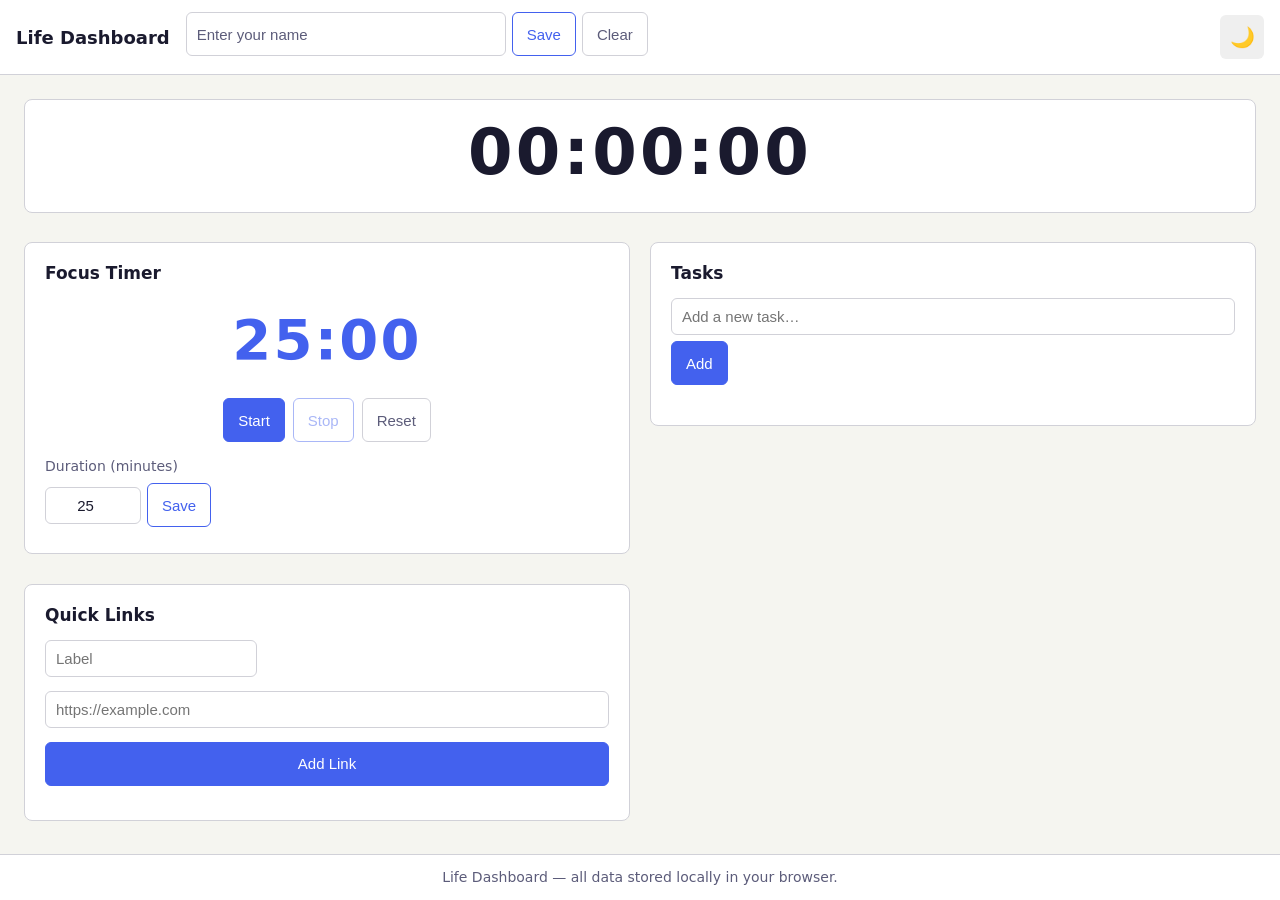
<file: index.html>
<!DOCTYPE html>
<html lang="en" data-theme="light">
  <head>
    <meta charset="UTF-8" />
    <meta name="viewport" content="width=device-width, initial-scale=1.0" />
    <title>To-Do List Life Dashboard</title>

    <!-- FOUC prevention: reads saved theme and applies it before first paint -->
    <script>
      /* placeholder — ThemeController inline FOUC script goes here (Task 4.1) */
    </script>

    <link rel="stylesheet" href="css/styles.css" />
    <script defer src="js/app.js"></script>
  </head>

  <body>
    <!-- ====================================================
         Header — Theme Toggle & Name Configurator
    ===================================================== -->
    <header class="site-header">
      <div class="header-inner">
        <span class="app-title">Life Dashboard</span>

        <!-- Name Configurator -->
        <section class="name-configurator" aria-label="Name Configurator">
          <label for="name-input" class="sr-only">Your name</label>
          <input
            type="text"
            id="name-input"
            class="name-input"
            placeholder="Enter your name"
            maxlength="50"
            autocomplete="off"
          />
          <button type="button" id="name-save-btn" class="btn btn--secondary">Save</button>
          <button type="button" id="name-clear-btn" class="btn btn--ghost">Clear</button>
          <span id="name-error" class="error-msg" role="alert" aria-live="polite"></span>
        </section>

        <!-- Theme Toggle -->
        <button
          type="button"
          id="theme-toggle-btn"
          class="btn btn--icon theme-toggle"
          aria-label="Toggle light/dark theme"
          aria-pressed="false"
        >
          <span class="theme-toggle__icon" aria-hidden="true">🌙</span>
        </button>
      </div>
    </header>

    <!-- ====================================================
         Main Dashboard
    ===================================================== -->
    <main class="dashboard">

      <!-- Storage unavailability banner (shown by JS when needed) -->
      <div id="storage-banner" class="banner banner--error" role="alert" aria-live="assertive" hidden>
        ⚠️ Local Storage is unavailable. Your data will not be saved between sessions.
      </div>

      <!-- ------------------------------------------------
           Section 1: Greeting Module
      ------------------------------------------------- -->
      <section class="module module--greeting" aria-label="Greeting">
        <div class="greeting__time" id="greeting-time" aria-live="polite" aria-atomic="true">
          00:00:00
        </div>
        <div class="greeting__date" id="greeting-date"></div>
        <div class="greeting__text" id="greeting-text"></div>
      </section>

      <!-- ------------------------------------------------
           Section 2: Focus Timer
      ------------------------------------------------- -->
      <section class="module module--focus-timer" aria-label="Focus Timer">
        <h2 class="module__title">Focus Timer</h2>

        <div class="timer__display" id="timer-display" aria-live="off" aria-atomic="true">
          25:00
        </div>

        <div class="timer__controls">
          <button type="button" id="timer-start-btn" class="btn btn--primary">Start</button>
          <button type="button" id="timer-stop-btn"  class="btn btn--secondary" disabled>Stop</button>
          <button type="button" id="timer-reset-btn" class="btn btn--ghost">Reset</button>
        </div>

        <!-- Completion notification (shown by JS) -->
        <div id="timer-notification" class="timer__notification" role="status" aria-live="polite" hidden>
          ✅ Focus session complete!
        </div>

        <!-- Duration configuration -->
        <div class="timer__duration-config">
          <label for="duration-input" class="form-label">Duration (minutes)</label>
          <input
            type="number"
            id="duration-input"
            class="input input--short"
            min="1"
            max="120"
            value="25"
            aria-describedby="duration-error"
          />
          <button type="button" id="duration-save-btn" class="btn btn--secondary">Save</button>
          <span id="duration-error" class="error-msg" role="alert" aria-live="polite"></span>
        </div>
      </section>

      <!-- ------------------------------------------------
           Section 3: Task Manager
      ------------------------------------------------- -->
      <section class="module module--task-manager" aria-label="Task Manager">
        <h2 class="module__title">Tasks</h2>

        <!-- Add task form -->
        <form id="task-form" class="task-form" novalidate>
          <label for="task-input" class="sr-only">New task title</label>
          <input
            type="text"
            id="task-input"
            class="input input--full"
            placeholder="Add a new task…"
            maxlength="200"
            autocomplete="off"
            aria-describedby="task-error"
          />
          <button type="submit" class="btn btn--primary">Add</button>
          <span id="task-error" class="error-msg" role="alert" aria-live="polite"></span>
        </form>

        <!-- Task list -->
        <ul id="task-list" class="task-list" aria-label="Task list">
          <!-- Tasks rendered by JS -->
        </ul>

        <!-- Storage error notice for task list -->
        <div id="task-load-error" class="notice notice--error" role="alert" hidden></div>
      </section>

      <!-- ------------------------------------------------
           Section 4: Quick Links
      ------------------------------------------------- -->
      <section class="module module--quick-links" aria-label="Quick Links">
        <h2 class="module__title">Quick Links</h2>

        <!-- Add link form -->
        <form id="link-form" class="link-form" novalidate>
          <div class="link-form__row">
            <label for="link-label-input" class="sr-only">Link label</label>
            <input
              type="text"
              id="link-label-input"
              class="input"
              placeholder="Label"
              maxlength="50"
              autocomplete="off"
              aria-describedby="link-label-error"
            />
            <span id="link-label-error" class="error-msg" role="alert" aria-live="polite"></span>
          </div>
          <div class="link-form__row">
            <label for="link-url-input" class="sr-only">URL</label>
            <input
              type="url"
              id="link-url-input"
              class="input input--full"
              placeholder="https://example.com"
              maxlength="2048"
              autocomplete="off"
              aria-describedby="link-url-error"
            />
            <span id="link-url-error" class="error-msg" role="alert" aria-live="polite"></span>
          </div>
          <button type="submit" class="btn btn--primary">Add Link</button>
        </form>

        <!-- Links container -->
        <div id="links-container" class="links-container" aria-label="Saved links">
          <!-- Link buttons rendered by JS -->
        </div>

        <!-- Storage error notice for quick links -->
        <div id="links-load-error" class="notice notice--error" role="alert" hidden></div>
      </section>

    </main>

    <!-- ====================================================
         Footer
    ===================================================== -->
    <footer class="site-footer">
      <p class="site-footer__text">Life Dashboard &mdash; all data stored locally in your browser.</p>
    </footer>

  </body>
</html>
</file>
<file: css/styles.css>
/* styles.css — To-Do List Life Dashboard
   Styles are added in Task 2 (CSS custom properties, base layout, module styles).
*/

/* ==========================================================================
   Task 2.1 — CSS Custom Properties: Light and Dark Color Palettes
   Requirement 8.6 — contrast ≥ 4.5:1 (normal text) and ≥ 3:1 (large text)
   ========================================================================== */

/*
 * Light mode (default)
 *
 * Color contrast verification (WCAG AA):
 *   --color-text (#1a1a2e) on --color-bg (#f5f5f0):
 *       relative luminance: text ≈ 0.011, bg ≈ 0.955  →  ratio ≈ 14.3:1  ✔ (≥ 4.5:1)
 *   --color-text (#1a1a2e) on --color-surface (#ffffff):
 *       relative luminance: text ≈ 0.011, surface = 1  →  ratio ≈ 18.1:1  ✔ (≥ 4.5:1)
 *   --color-text-muted (#5c5c7a) on --color-bg (#f5f5f0):
 *       relative luminance: muted ≈ 0.105, bg ≈ 0.955  →  ratio ≈ 5.3:1   ✔ (≥ 4.5:1)
 *   --color-accent (#4361ee) on --color-bg (#f5f5f0):
 *       relative luminance: accent ≈ 0.129, bg ≈ 0.955  →  ratio ≈ 4.6:1  ✔ (≥ 4.5:1)
 *   --color-error (#b91c1c) on --color-surface (#ffffff):
 *       relative luminance: error ≈ 0.064, surface = 1  →  ratio ≈ 7.0:1  ✔ (≥ 4.5:1)
 */
:root {
  /* Backgrounds */
  --color-bg:         #f5f5f0; /* page background — warm off-white                        */
  --color-surface:    #ffffff; /* card / widget background — pure white                   */

  /* Text */
  --color-text:       #1a1a2e; /* primary text — near-black navy                          */
  --color-text-muted: #5c5c7a; /* secondary / placeholder text — muted purple-grey        */

  /* Accent & interactive */
  --color-accent:     #4361ee; /* buttons, links, focus rings — accessible indigo-blue     */

  /* Structural */
  --color-border:     #d1d1d8; /* dividers, input outlines, card borders                  */

  /* Semantic */
  --color-error:      #b91c1c; /* error messages and indicators — deep red                */
}

/*
 * Dark mode — applied when <html data-theme="dark">
 * (Set by the FOUC-prevention inline script before first paint; toggled by ThemeController)
 *
 * Color contrast verification (WCAG AA):
 *   --color-text (#e8e8f0) on --color-bg (#0f0f1a):
 *       relative luminance: text ≈ 0.832, bg ≈ 0.005  →  ratio ≈ 14.6:1  ✔ (≥ 4.5:1)
 *   --color-text (#e8e8f0) on --color-surface (#1e1e30):
 *       relative luminance: text ≈ 0.832, surface ≈ 0.017  →  ratio ≈ 11.5:1 ✔ (≥ 4.5:1)
 *   --color-text-muted (#9898b8) on --color-bg (#0f0f1a):
 *       relative luminance: muted ≈ 0.284, bg ≈ 0.005  →  ratio ≈ 6.0:1   ✔ (≥ 4.5:1)
 *   --color-accent (#7b93f5) on --color-bg (#0f0f1a):
 *       relative luminance: accent ≈ 0.234, bg ≈ 0.005  →  ratio ≈ 5.0:1  ✔ (≥ 4.5:1)
 *   --color-error (#f87171) on --color-surface (#1e1e30):
 *       relative luminance: error ≈ 0.212, surface ≈ 0.017  →  ratio ≈ 4.6:1 ✔ (≥ 4.5:1)
 */
[data-theme="dark"] {
  /* Backgrounds */
  --color-bg:         #0f0f1a; /* page background — very dark navy                        */
  --color-surface:    #1e1e30; /* card / widget background — slightly lighter dark navy   */

  /* Text */
  --color-text:       #e8e8f0; /* primary text — near-white lavender                      */
  --color-text-muted: #9898b8; /* secondary / placeholder text — soft lavender-grey       */

  /* Accent & interactive */
  --color-accent:     #7b93f5; /* buttons, links, focus rings — lighter indigo for dark bg */

  /* Structural */
  --color-border:     #3a3a52; /* dividers, input outlines, card borders — dark purple     */

  /* Semantic */
  --color-error:      #f87171; /* error messages and indicators — coral red               */
}

/* ==========================================================================
   Task 2.2 — Base Layout & Responsive Styles
   Requirements 10.3, 10.4 — no horizontal scroll; all interactive elements
   reachable at viewport widths 320px–2560px
   ========================================================================== */

/* --------------------------------------------------------------------------
   Reset & Box-sizing
   -------------------------------------------------------------------------- */
*,
*::before,
*::after {
  box-sizing: border-box;
  margin: 0;
  padding: 0;
}

/* --------------------------------------------------------------------------
   Base document
   Sets the page background and text colors from the active theme palette,
   prevents horizontal overflow at every supported width.
   -------------------------------------------------------------------------- */
html {
  /* Prevent horizontal scrollbar at any viewport width */
  overflow-x: hidden;
}

body {
  min-height: 100dvh;          /* full viewport height; fallback to vh below  */
  min-height: 100vh;
  background-color: var(--color-bg);
  color: var(--color-text);
  font-family: system-ui, -apple-system, "Segoe UI", Roboto, sans-serif;
  font-size: 1rem;
  line-height: 1.5;

  /* Stack header → main → footer vertically */
  display: flex;
  flex-direction: column;

  /* Never let any child push the body wider than the viewport */
  overflow-x: hidden;
}

/* --------------------------------------------------------------------------
   Typography scale helpers
   -------------------------------------------------------------------------- */
h1, h2, h3 {
  line-height: 1.25;
}

/* --------------------------------------------------------------------------
   Screen-reader-only utility class (used in HTML for sr-only labels)
   -------------------------------------------------------------------------- */
.sr-only {
  position: absolute;
  width: 1px;
  height: 1px;
  padding: 0;
  margin: -1px;
  overflow: hidden;
  clip: rect(0 0 0 0);
  white-space: nowrap;
  border: 0;
}

/* --------------------------------------------------------------------------
   Header
   Full-width bar that contains app title, name configurator, and theme toggle.
   Uses flex so items stay on one row with wrapping allowed at narrow widths.
   -------------------------------------------------------------------------- */
.site-header {
  background-color: var(--color-surface);
  border-bottom: 1px solid var(--color-border);
  /* Stay above the main content when scrolling */
  position: sticky;
  top: 0;
  z-index: 100;
}

.header-inner {
  /* Constrain max width and center on very wide screens */
  max-width: 1600px;
  margin-inline: auto;
  padding: 0.75rem 1rem;

  display: flex;
  flex-wrap: wrap;           /* allow wrapping at narrow viewports             */
  align-items: center;
  gap: 0.5rem 1rem;
}

.app-title {
  font-size: 1.125rem;
  font-weight: 700;
  color: var(--color-text);
  flex: 0 0 auto;            /* never shrink or grow; stays at its natural width */
}

/* Name configurator sits between the title and the theme toggle */
.name-configurator {
  display: flex;
  flex-wrap: wrap;
  align-items: center;
  gap: 0.375rem;
  flex: 1 1 auto;            /* takes remaining space in the header row          */
  min-width: 0;              /* allows flex children to shrink below content size */
}

.name-input {
  flex: 1 1 8rem;            /* grows to fill space; collapses gracefully        */
  min-width: 0;
  max-width: 20rem;
}

/* Error message inside the name configurator */
.name-configurator .error-msg {
  flex: 0 0 100%;            /* push error to its own line                       */
  font-size: 0.8125rem;
  color: var(--color-error);
}

/* Theme toggle sits at the far right, never shrinks */
.theme-toggle {
  flex: 0 0 auto;
  margin-inline-start: auto; /* push to the trailing edge                        */
}

/* --------------------------------------------------------------------------
   Main Dashboard Grid
   Responsive grid: 2 columns on medium+ screens, 1 column on narrow screens.
   Uses CSS Grid with minmax so columns adapt without a media query.
   -------------------------------------------------------------------------- */
.dashboard {
  flex: 1 0 auto;             /* grow to fill remaining vertical space           */
  max-width: 1600px;
  margin-inline: auto;
  width: 100%;                /* ensure it doesn't exceed its container          */
  padding: 1.25rem 1rem;

  display: grid;
  /* Two columns: each at least 280px wide, sharing available space equally.
     At 320px viewport the single column fills the full width.                  */
  grid-template-columns: repeat(auto-fit, minmax(min(280px, 100%), 1fr));
  gap: 1rem;
  align-items: start;
}

/* Storage-unavailability banner spans all columns */
.banner {
  grid-column: 1 / -1;
  padding: 0.75rem 1rem;
  border-radius: 0.375rem;
  font-size: 0.9375rem;
}

.banner--error {
  background-color: color-mix(in srgb, var(--color-error) 10%, transparent);
  color: var(--color-error);
  border: 1px solid var(--color-error);
}

/* --------------------------------------------------------------------------
   Module card — shared styles for all four section cards
   -------------------------------------------------------------------------- */
.module {
  background-color: var(--color-surface);
  border: 1px solid var(--color-border);
  border-radius: 0.5rem;
  padding: 1.25rem;
  /* Prevent a single long word from causing horizontal overflow */
  overflow-wrap: break-word;
  word-break: break-word;
  min-width: 0;              /* allow grid item to shrink within its column      */
}

.module__title {
  font-size: 1.0625rem;
  font-weight: 600;
  margin-bottom: 0.875rem;
  color: var(--color-text);
}

/* --------------------------------------------------------------------------
   Greeting module — make the time display large on wide screens,
   readable but not overflowing on narrow ones.
   -------------------------------------------------------------------------- */
.module--greeting {
  /* Span both columns on grids wider than one column to give the greeting
     full-width prominence */
  grid-column: 1 / -1;
  text-align: center;
}

.greeting__time {
  font-size: clamp(2rem, 8vw, 4rem); /* scales with viewport; never clips        */
  font-weight: 700;
  letter-spacing: 0.05em;
  line-height: 1;
  color: var(--color-text);
}

.greeting__date {
  font-size: clamp(0.875rem, 2vw, 1.0625rem);
  color: var(--color-text-muted);
  margin-top: 0.25rem;
}

.greeting__text {
  font-size: clamp(1rem, 3vw, 1.5rem);
  font-weight: 500;
  margin-top: 0.5rem;
  color: var(--color-text);
}

/* --------------------------------------------------------------------------
   Focus Timer — vertical stack, centered content
   -------------------------------------------------------------------------- */
.timer__display {
  font-size: clamp(2rem, 6vw, 3.5rem);
  font-weight: 700;
  letter-spacing: 0.04em;
  text-align: center;
  margin-bottom: 1rem;
  color: var(--color-text);
}

.timer__controls {
  display: flex;
  flex-wrap: wrap;
  gap: 0.5rem;
  justify-content: center;
  margin-bottom: 0.875rem;
}

.timer__notification {
  text-align: center;
  padding: 0.5rem 0;
  color: var(--color-text);
  font-weight: 500;
}

.timer__duration-config {
  display: flex;
  flex-wrap: wrap;
  align-items: center;
  gap: 0.375rem;
  margin-top: 0.875rem;
}

.timer__duration-config .form-label {
  flex: 0 0 100%;           /* label on its own line                            */
  font-size: 0.875rem;
  color: var(--color-text-muted);
}

.timer__duration-config .error-msg {
  flex: 0 0 100%;
  font-size: 0.8125rem;
  color: var(--color-error);
}

/* --------------------------------------------------------------------------
   Task Manager
   -------------------------------------------------------------------------- */
.task-form {
  display: flex;
  flex-wrap: wrap;
  gap: 0.375rem;
  margin-bottom: 0.875rem;
}

.task-form .error-msg {
  flex: 0 0 100%;
  font-size: 0.8125rem;
  color: var(--color-error);
}

.task-list {
  list-style: none;
  display: flex;
  flex-direction: column;
  gap: 0.375rem;
}

/* --------------------------------------------------------------------------
   Quick Links
   -------------------------------------------------------------------------- */
.link-form {
  display: flex;
  flex-direction: column;
  gap: 0.5rem;
  margin-bottom: 0.875rem;
}

.link-form__row {
  display: flex;
  flex-wrap: wrap;
  gap: 0.375rem;
}

.link-form__row .error-msg {
  flex: 0 0 100%;
  font-size: 0.8125rem;
  color: var(--color-error);
}

.links-container {
  display: flex;
  flex-wrap: wrap;
  gap: 0.5rem;
}

/* --------------------------------------------------------------------------
   Shared form control stubs (full sizing, short sizing)
   These ensure inputs don't overflow their containers.
   -------------------------------------------------------------------------- */
.input {
  background-color: var(--color-surface);
  color: var(--color-text);
  border: 1px solid var(--color-border);
  border-radius: 0.375rem;
  padding: 0.4375rem 0.625rem;
  font-size: 0.9375rem;
  line-height: 1.4;
  /* Inputs must not overflow their flex/grid parent */
  min-width: 0;
  max-width: 100%;
}

.input--full {
  flex: 1 1 auto;
  width: 100%;
}

.input--short {
  flex: 0 1 6rem;
  width: 6rem;
}

/* --------------------------------------------------------------------------
   Button stubs — minimal sizing so buttons remain reachable (≥ 44×44 tap area)
   -------------------------------------------------------------------------- */
.btn {
  display: inline-flex;
  align-items: center;
  justify-content: center;
  gap: 0.25rem;
  padding: 0.4375rem 0.875rem;
  border: 1px solid transparent;
  border-radius: 0.375rem;
  font-size: 0.9375rem;
  font-weight: 500;
  line-height: 1.4;
  cursor: pointer;
  white-space: nowrap;
  /* Minimum touch target size — WCAG 2.5.5 */
  min-height: 2.75rem;       /* 44px */
  min-width: 2.75rem;
  /* Prevent button text from wrapping in an ugly way */
  flex-shrink: 0;
}

.btn--primary {
  background-color: var(--color-accent);
  color: #ffffff;
  border-color: var(--color-accent);
}

.btn--secondary {
  background-color: transparent;
  color: var(--color-accent);
  border-color: var(--color-accent);
}

.btn--ghost {
  background-color: transparent;
  color: var(--color-text-muted);
  border-color: var(--color-border);
}

.btn--icon {
  padding: 0.4375rem;
  font-size: 1.125rem;
}

.btn:disabled {
  opacity: 0.45;
  cursor: not-allowed;
}

/* --------------------------------------------------------------------------
   Notice / inline error block
   -------------------------------------------------------------------------- */
.notice {
  padding: 0.625rem 0.875rem;
  border-radius: 0.375rem;
  font-size: 0.9375rem;
  margin-top: 0.5rem;
}

.notice--error {
  background-color: color-mix(in srgb, var(--color-error) 10%, transparent);
  color: var(--color-error);
  border: 1px solid color-mix(in srgb, var(--color-error) 40%, transparent);
}

.error-msg {
  font-size: 0.8125rem;
  color: var(--color-error);
}

/* --------------------------------------------------------------------------
   Footer
   -------------------------------------------------------------------------- */
.site-footer {
  background-color: var(--color-surface);
  border-top: 1px solid var(--color-border);
  padding: 0.75rem 1rem;
  text-align: center;
  flex-shrink: 0;
}

.site-footer__text {
  font-size: 0.875rem;
  color: var(--color-text-muted);
}

/* ==========================================================================
   Responsive overrides
   ========================================================================== */

/* --------------------------------------------------------------------------
   Narrow viewports — ≤ 480px
   Reflow: header stacks vertically; dashboard uses a single column;
   name-configurator inputs use full width.
   -------------------------------------------------------------------------- */
@media (max-width: 480px) {
  .header-inner {
    flex-direction: column;
    align-items: stretch;
    gap: 0.5rem;
  }

  .app-title {
    text-align: center;
  }

  /* Theme toggle moves to be below the name row, full-width tap area */
  .theme-toggle {
    margin-inline-start: 0;
    align-self: flex-end;    /* right-align within the column                   */
  }

  .name-configurator {
    flex-direction: column;
    align-items: stretch;
  }

  .name-input {
    max-width: 100%;
    width: 100%;
  }

  /* Dashboard: single-column, tighter padding to respect 320px viewport */
  .dashboard {
    padding: 0.75rem 0.5rem;
    grid-template-columns: 1fr;
    gap: 0.75rem;
  }

  /* Greeting time can be a bit smaller on very narrow screens */
  .greeting__time {
    font-size: clamp(1.75rem, 10vw, 2.5rem);
  }

  /* Stack timer controls if they wrap */
  .timer__controls {
    flex-direction: column;
    align-items: stretch;
  }

  .timer__controls .btn {
    width: 100%;
  }

  /* Duration config: label + input on separate lines */
  .timer__duration-config {
    flex-direction: column;
    align-items: stretch;
  }

  .input--short {
    width: 100%;
    max-width: 100%;
    flex-basis: auto;
  }

  /* Task form: input full width, button below */
  .task-form {
    flex-direction: column;
  }

  .task-form .input--full {
    width: 100%;
  }

  /* Link form fields go full width */
  .link-form__row .input,
  .link-form__row .input--full {
    width: 100%;
  }
}

/* --------------------------------------------------------------------------
   Large screens — ≥ 1024px
   The auto-fit grid already handles the 2-column layout, but we can ensure
   the task manager and quick links each occupy one column while the greeting
   and timer span appropriately.
   -------------------------------------------------------------------------- */
@media (min-width: 1024px) {
  .dashboard {
    /* Explicit 2-column grid on larger viewports for stable alignment */
    grid-template-columns: repeat(2, 1fr);
    padding: 1.5rem;
    gap: 1.25rem;
  }

  /* Greeting spans both columns */
  .module--greeting {
    grid-column: 1 / -1;
  }
}

/* --------------------------------------------------------------------------
   Very wide screens — ≥ 1400px
   Max-width constraints on header-inner and .dashboard already limit content
   to 1600px. This prevents the layout from becoming too spread out.
   -------------------------------------------------------------------------- */
@media (min-width: 1400px) {
  .dashboard {
    padding: 1.75rem 2rem;
    gap: 1.5rem;
  }
}

/* ==========================================================================
   Task 2.3 — Component-level module styles
   Requirements 5.7 (completed-task visual state), 9.5 (error visual styles)
   ========================================================================== */

/* --------------------------------------------------------------------------
   Greeting Module — time, date, greeting typography
   (Base layout lives in Task 2.2; these are refinements / additions)
   -------------------------------------------------------------------------- */

/* Subtle separator between time and the greeting text */
.greeting__date {
  letter-spacing: 0.02em;
}

/* Make the greeting text stand out a little more with accent colour */
.greeting__text {
  color: var(--color-accent);
  letter-spacing: 0.01em;
}

/* --------------------------------------------------------------------------
   Focus Timer — display refinements, controls, duration config, notification
   -------------------------------------------------------------------------- */

/* Monospaced digits so the display doesn't jitter as numbers change */
.timer__display {
  font-variant-numeric: tabular-nums;
  font-feature-settings: "tnum";
  color: var(--color-accent);
}

/* Distinguish the "running" state visually */
.module--focus-timer.timer--running .timer__display {
  color: var(--color-text);
}

/* Completion notification styling */
.timer__notification {
  background-color: color-mix(in srgb, var(--color-accent) 10%, transparent);
  border: 1px solid color-mix(in srgb, var(--color-accent) 30%, transparent);
  border-radius: 0.375rem;
  padding: 0.5rem 0.875rem;
  font-size: 0.9375rem;
  color: var(--color-text);
  font-weight: 500;
  margin-top: 0.625rem;
}

/* Duration input should feel inline with the Save button */
.timer__duration-config .input--short {
  font-variant-numeric: tabular-nums;
  text-align: center;
}

/* --------------------------------------------------------------------------
   Task Manager — task list items, edit mode, completed state, action buttons
   Requirement 5.7 — completed tasks must show line-through + reduced opacity
   -------------------------------------------------------------------------- */

/* Individual task item row */
.task-item {
  display: flex;
  align-items: center;
  gap: 0.5rem;
  padding: 0.5rem 0.625rem;
  border: 1px solid var(--color-border);
  border-radius: 0.375rem;
  background-color: var(--color-surface);
  /* Smooth state transitions */
  transition: opacity 0.2s ease, background-color 0.15s ease;
  min-width: 0;
}

/* Task checkbox — sized to meet touch-target minimums */
.task-item__checkbox {
  flex: 0 0 auto;
  width: 1.25rem;
  height: 1.25rem;
  cursor: pointer;
  accent-color: var(--color-accent);
}

/* Task label text — grows to fill remaining space, truncates long titles */
.task-item__label {
  flex: 1 1 auto;
  min-width: 0;
  overflow-wrap: break-word;
  word-break: break-word;
  font-size: 0.9375rem;
  color: var(--color-text);
  cursor: pointer;
}

/* Edit-mode text input inside a task item */
.task-item__edit-input {
  flex: 1 1 auto;
  min-width: 0;
}

/* Action buttons (edit, delete) at the trailing edge */
.task-item__actions {
  display: flex;
  gap: 0.25rem;
  flex: 0 0 auto;
  align-items: center;
}

/* Smaller icon-style action buttons inside list items */
.task-item__actions .btn--icon {
  min-height: 2.25rem;
  min-width: 2.25rem;
  font-size: 1rem;
  padding: 0.3125rem;
}

/* ---- Completed task state (Requirement 5.7) ---- */
/*
 * Applied when JS adds the .task--completed modifier to the list item.
 * Text-decoration strikes through the label; opacity visually de-emphasises
 * the whole row without making it completely invisible.
 */
.task--completed .task-item__label {
  text-decoration: line-through;
  color: var(--color-text-muted);
}

.task--completed {
  opacity: 0.6;
}

/* --------------------------------------------------------------------------
   Quick Links — link button grid, label truncation, delete button
   -------------------------------------------------------------------------- */

/* Each rendered link is a positioned wrapper so the delete button can be
   placed at the top-right corner */
.link-item {
  position: relative;
  display: inline-flex;
}

/* The anchor / button that navigates to the saved URL */
.link-item__btn {
  display: inline-flex;
  align-items: center;
  justify-content: center;
  padding: 0.5rem 0.875rem;
  background-color: var(--color-surface);
  color: var(--color-accent);
  border: 1px solid var(--color-accent);
  border-radius: 0.375rem;
  font-size: 0.9375rem;
  font-weight: 500;
  text-decoration: none;
  cursor: pointer;
  white-space: nowrap;
  max-width: 12rem;           /* keep buttons from becoming excessively wide     */
  min-height: 2.75rem;
  min-width: 2.75rem;
  overflow: hidden;
  text-overflow: ellipsis;    /* truncate long labels with "…"                   */
  transition: background-color 0.15s ease, color 0.15s ease;
}

.link-item__btn:hover,
.link-item__btn:focus-visible {
  background-color: var(--color-accent);
  color: #ffffff;
  outline: 2px solid var(--color-accent);
  outline-offset: 2px;
}

/* Delete button — small × at the top-right corner of the link button */
.link-item__delete {
  position: absolute;
  top: -0.375rem;
  right: -0.375rem;
  width: 1.25rem;
  height: 1.25rem;
  min-height: unset;
  min-width: unset;
  padding: 0;
  border-radius: 50%;
  font-size: 0.75rem;
  line-height: 1;
  background-color: var(--color-surface);
  color: var(--color-error);
  border: 1px solid var(--color-error);
  cursor: pointer;
  display: flex;
  align-items: center;
  justify-content: center;
  /* Hidden by default; revealed on hover/focus within the link-item wrapper */
  opacity: 0;
  transition: opacity 0.15s ease;
}

.link-item:hover .link-item__delete,
.link-item:focus-within .link-item__delete {
  opacity: 1;
}

/* --------------------------------------------------------------------------
   Theme Toggle — visual indicator of current mode
   -------------------------------------------------------------------------- */

/* The icon span inside the button */
.theme-toggle__icon {
  font-size: 1.25rem;
  line-height: 1;
  display: block;
}

/*
 * When data-theme="dark" is set on <html> (applied by ThemeController),
 * swap the visible icon so the button reflects the *current* state.
 * JS also updates aria-label and aria-pressed for screen readers.
 */
[data-theme="dark"] .theme-toggle .theme-toggle__icon::before {
  content: "☀️";
}

/* Give the toggle a subtle border in dark mode to keep it visible */
[data-theme="dark"] .theme-toggle {
  border-color: var(--color-border);
}

/* --------------------------------------------------------------------------
   Name Configurator — inline input + Save / Clear button layout
   (The flex row layout is already established in Task 2.2;
    these rules add visual polish.)
   -------------------------------------------------------------------------- */

/* Style the name text input to feel part of the header row */
.name-input {
  background-color: var(--color-surface);
  color: var(--color-text);
  border: 1px solid var(--color-border);
  border-radius: 0.375rem;
  padding: 0.4375rem 0.625rem;
  font-size: 0.9375rem;
  line-height: 1.4;
  min-height: 2.75rem;       /* align height with adjacent buttons               */
}

.name-input::placeholder {
  color: var(--color-text-muted);
}

.name-input:focus {
  outline: 2px solid var(--color-accent);
  outline-offset: 2px;
  border-color: var(--color-accent);
}

/* --------------------------------------------------------------------------
   Error message — inline, visually distinct
   Requirement 9.5 — errors must be clearly noticeable
   These rules reinforce/extend the base .error-msg stub from Task 2.2.
   -------------------------------------------------------------------------- */

/*
 * .error-msg is already defined with font-size and color in Task 2.2.
 * Add icon prefix via ::before, font-weight, and a small top spacing
 * so errors are impossible to miss.
 */
.error-msg:not(:empty) {
  display: block;
  font-weight: 600;
  line-height: 1.4;
  margin-top: 0.1875rem;
}

.error-msg:not(:empty)::before {
  content: "⚠ ";
  font-style: normal;
}

/* When the error appears inside a flex row, keep it on its own line */
.task-form .error-msg,
.link-form__row .error-msg,
.timer__duration-config .error-msg,
.name-configurator .error-msg {
  flex-basis: 100%;
  flex-shrink: 0;
}

/* --------------------------------------------------------------------------
   Focus-visible ring — consistent across all interactive elements
   -------------------------------------------------------------------------- */
:focus-visible {
  outline: 2px solid var(--color-accent);
  outline-offset: 2px;
}
</file>
